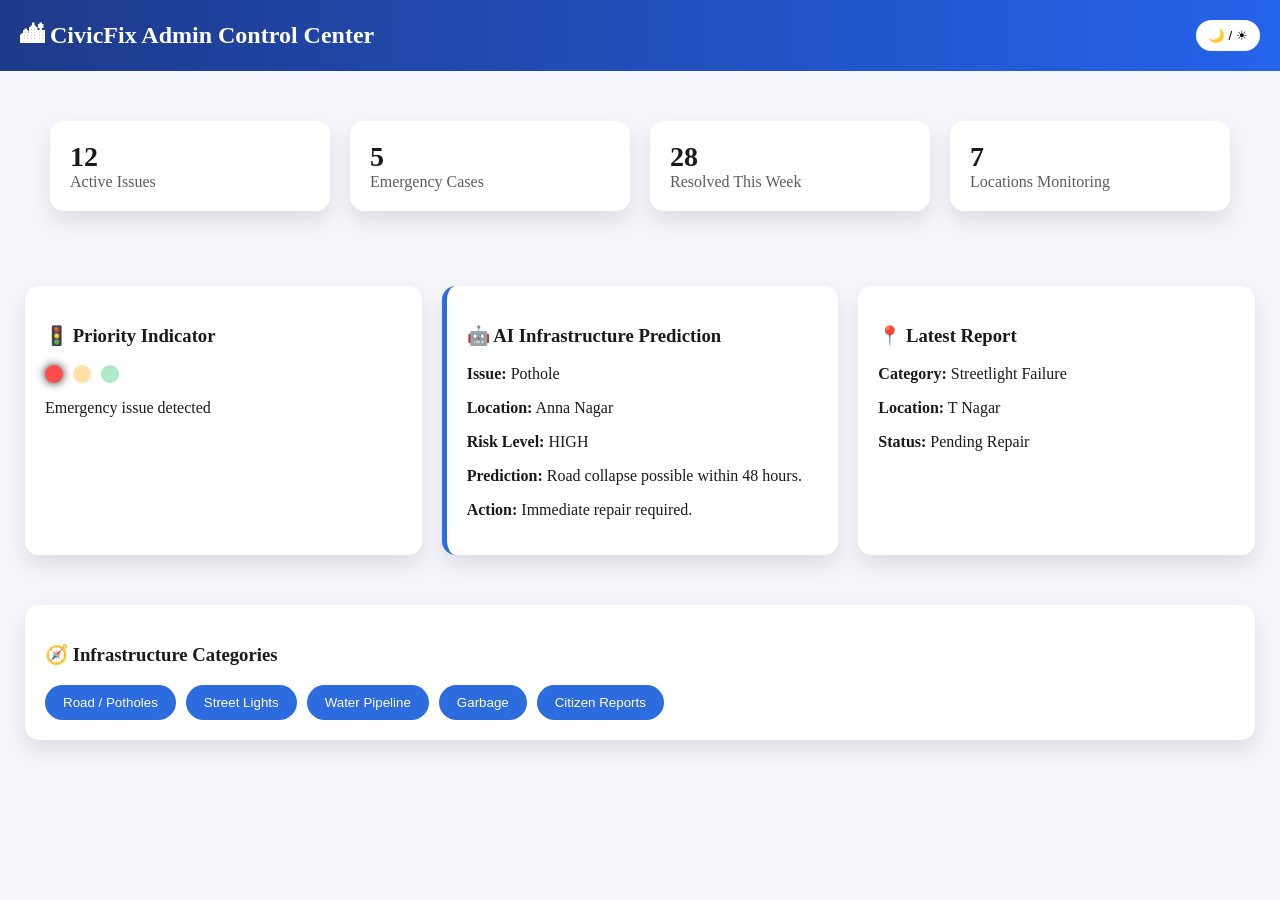
<file: index.html>
<!DOCTYPE html>
<html lang="en">
<head>
<meta charset="UTF-8">
<title>CivicFix Smart Infrastructure Dashboard</title>
<meta name="viewport" content="width=device-width, initial-scale=1.0">

<style>

:root{
--bg:#f4f6fb;
--card:#ffffff;
--text:#1a1a1a;
--primary:#2d6cdf;
--danger:#ff4d4d;
--warning:#ffb020;
--success:#2ecc71;
}

body.dark{
--bg:#0f172a;
--card:#1e293b;
--text:#e5e7eb;
}

body{
margin:0;
font-family:Segoe UI;
background:var(--bg);
color:var(--text);
transition:0.3s;
}

/* HEADER */

header{
background:linear-gradient(90deg,#1e3a8a,#2563eb);
color:white;
padding:20px;
display:flex;
justify-content:space-between;
align-items:center;
}

header h1{
margin:0;
font-size:24px;
}

.theme-toggle{
background:white;
border:none;
padding:8px 12px;
border-radius:20px;
cursor:pointer;
}

/* GRID */

.container{
padding:25px;
display:grid;
grid-template-columns:repeat(auto-fit,minmax(250px,1fr));
gap:20px;
}

/* CARDS */

.card{
background:var(--card);
border-radius:14px;
padding:20px;
box-shadow:0 10px 20px rgba(0,0,0,0.1);
transition:0.3s;
}

.card:hover{
transform:translateY(-5px);
}

/* STAT CARDS */

.stat{
font-size:28px;
font-weight:bold;
}

.label{
opacity:0.7;
}

/* TRAFFIC LIGHTS */

.lights{
display:flex;
gap:10px;
margin-top:10px;
}

.light{
width:18px;
height:18px;
border-radius:50%;
opacity:0.4;
}

.red{background:#ff4d4d}
.yellow{background:#ffb020}
.green{background:#2ecc71}

.active{
opacity:1;
box-shadow:0 0 10px currentColor;
}

/* ALERT */

.alert{
background:#bb0909;
color:white;
padding:12px;
border-radius:10px;
margin-bottom:20px;
display:none;
animation:blink 1s infinite alternate;
}

@keyframes blink{
from{opacity:0.6}
to{opacity:1}
}

/* CATEGORY BUTTONS */

.categories{
display:flex;
flex-wrap:wrap;
gap:10px;
margin-top:15px;
}

.cat-btn{
padding:10px 18px;
border:none;
border-radius:20px;
background:var(--primary);
color:white;
cursor:pointer;
}

.cat-btn:hover{
opacity:0.9;
}

/* AI PANEL */

.ai-box{
border-left:5px solid var(--primary);
}


</style>
</head>

<body>

<header>

<h1>🏙 CivicFix Admin Control Center</h1>

<button class="theme-toggle" onclick="toggleTheme()">🌙 / ☀</button>

</header>

<div style="padding:25px">

<div class="alert" id="alertBox">
🚨 New Pothole Reported in Anna Nagar – Priority HIGH
</div>

<div class="container">

<div class="card">
<div class="stat">12</div>
<div class="label">Active Issues</div>
</div>

<div class="card">
<div class="stat">5</div>
<div class="label">Emergency Cases</div>
</div>

<div class="card">
<div class="stat">28</div>
<div class="label">Resolved This Week</div>
</div>

<div class="card">
<div class="stat">7</div>
<div class="label">Locations Monitoring</div>
</div>

</div>

</div>

<div class="container">

<div class="card">

<h3>🚦 Priority Indicator</h3>

<div class="lights">

<div class="light red active"></div>
<div class="light yellow"></div>
<div class="light green"></div>

</div>

<p>Emergency issue detected</p>

</div>

<div class="card ai-box">

<h3>🤖 AI Infrastructure Prediction</h3>

<p><b>Issue:</b> Pothole</p>
<p><b>Location:</b> Anna Nagar</p>
<p><b>Risk Level:</b> HIGH</p>
<p><b>Prediction:</b> Road collapse possible within 48 hours.</p>
<p><b>Action:</b> Immediate repair required.</p>

</div>

<div class="card">

<h3>📍 Latest Report</h3>

<p><b>Category:</b> Streetlight Failure</p>
<p><b>Location:</b> T Nagar</p>
<p><b>Status:</b> Pending Repair</p>

</div>

</div>

<div style="padding:25px">

<div class="card">

<h3>🧭 Infrastructure Categories</h3>

<div class="categories">

<button class="cat-btn" onclick="nav('potholes.html')">Road / Potholes</button>

<button class="cat-btn" onclick="nav('streetlights.html')">Street Lights</button>

<button class="cat-btn" onclick="nav('water.html')">Water Pipeline</button>

<button class="cat-btn" onclick="nav('garbage.html')">Garbage</button>

<button class="cat-btn" onclick="nav('photos.html')">Citizen Reports</button>

</div>

</div>

</div>

<script src="admin.js"></script>

<script>

/* LOAD SAVED THEME */

window.onload = function(){

let savedTheme = localStorage.getItem("theme")

if(savedTheme === "dark"){
document.body.classList.add("dark")
}

}

/* TOGGLE THEME */

function toggleTheme(){

document.body.classList.toggle("dark")

if(document.body.classList.contains("dark")){
localStorage.setItem("theme","dark")
}else{
localStorage.setItem("theme","light")
}

}

/* PAGE NAVIGATION */

function nav(page){
window.location.href = page;
}

/* SIMULATED ALERT */

setTimeout(()=>{
document.getElementById("alertBox").style.display="block";
},2000);

</script>

</body>
</html>
</file>
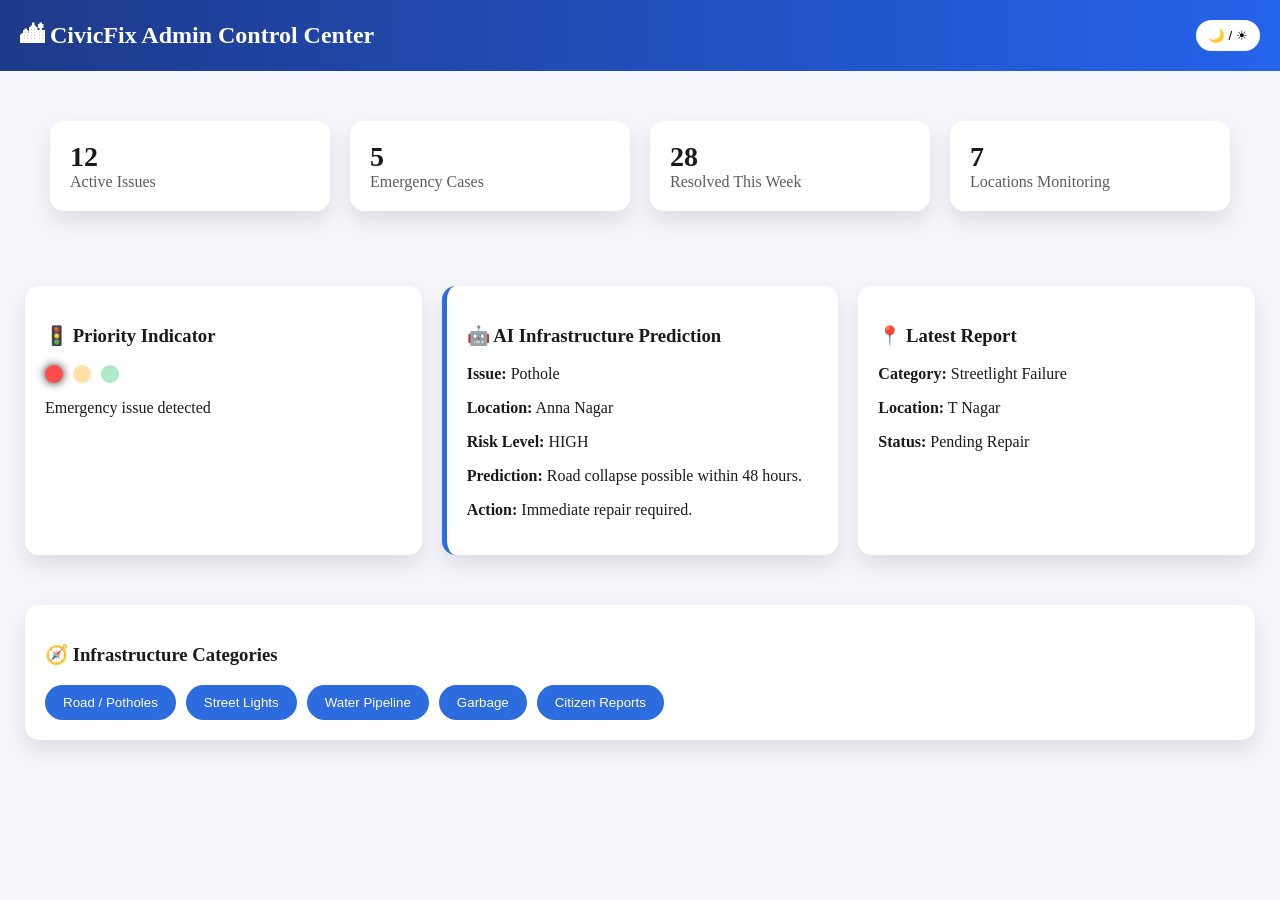
<file: admin.html>
<!DOCTYPE html>
<html lang="en">
<head>
<meta charset="UTF-8">
<title>CivicFix Smart Infrastructure Dashboard</title>
<meta name="viewport" content="width=device-width, initial-scale=1.0">

<style>

:root{
--bg:#f4f6fb;
--card:#ffffff;
--text:#1a1a1a;
--primary:#2d6cdf;
--danger:#ff4d4d;
--warning:#ffb020;
--success:#2ecc71;
}

body.dark{
--bg:#0f172a;
--card:#1e293b;
--text:#e5e7eb;
}

body{
margin:0;
font-family:Segoe UI;
background:var(--bg);
color:var(--text);
transition:0.3s;
}

/* HEADER */

header{
background:linear-gradient(90deg,#1e3a8a,#2563eb);
color:white;
padding:20px;
display:flex;
justify-content:space-between;
align-items:center;
}

header h1{
margin:0;
font-size:24px;
}

.theme-toggle{
background:white;
border:none;
padding:8px 12px;
border-radius:20px;
cursor:pointer;
}

/* GRID */

.container{
padding:25px;
display:grid;
grid-template-columns:repeat(auto-fit,minmax(250px,1fr));
gap:20px;
}

/* CARDS */

.card{
background:var(--card);
border-radius:14px;
padding:20px;
box-shadow:0 10px 20px rgba(0,0,0,0.1);
transition:0.3s;
}

.card:hover{
transform:translateY(-5px);
}

/* STAT CARDS */

.stat{
font-size:28px;
font-weight:bold;
}

.label{
opacity:0.7;
}

/* TRAFFIC LIGHTS */

.lights{
display:flex;
gap:10px;
margin-top:10px;
}

.light{
width:18px;
height:18px;
border-radius:50%;
opacity:0.4;
}

.red{background:#ff4d4d}
.yellow{background:#ffb020}
.green{background:#2ecc71}

.active{
opacity:1;
box-shadow:0 0 10px currentColor;
}

/* ALERT */

.alert{
background:#bb0909;
color:white;
padding:12px;
border-radius:10px;
margin-bottom:20px;
display:none;
animation:blink 1s infinite alternate;
}

@keyframes blink{
from{opacity:0.6}
to{opacity:1}
}

/* CATEGORY BUTTONS */

.categories{
display:flex;
flex-wrap:wrap;
gap:10px;
margin-top:15px;
}

.cat-btn{
padding:10px 18px;
border:none;
border-radius:20px;
background:var(--primary);
color:white;
cursor:pointer;
}

.cat-btn:hover{
opacity:0.9;
}

/* AI PANEL */

.ai-box{
border-left:5px solid var(--primary);
}

</style>
</head>

<body>

<header>

<h1>🏙 CivicFix Admin Control Center</h1>

<button class="theme-toggle" onclick="toggleTheme()">🌙 / ☀</button>

</header>

<div style="padding:25px">

<div class="alert" id="alertBox">
🚨 New Pothole Reported in Anna Nagar – Priority HIGH
</div>

<div class="container">

<div class="card">
<div class="stat">12</div>
<div class="label">Active Issues</div>
</div>

<div class="card">
<div class="stat">5</div>
<div class="label">Emergency Cases</div>
</div>

<div class="card">
<div class="stat">28</div>
<div class="label">Resolved This Week</div>
</div>

<div class="card">
<div class="stat">7</div>
<div class="label">Locations Monitoring</div>
</div>

</div>

</div>

<div class="container">

<div class="card">

<h3>🚦 Priority Indicator</h3>

<div class="lights">

<div class="light red active"></div>
<div class="light yellow"></div>
<div class="light green"></div>

</div>

<p>Emergency issue detected</p>

</div>

<div class="card ai-box">

<h3>🤖 AI Infrastructure Prediction</h3>

<p><b>Issue:</b> Pothole</p>
<p><b>Location:</b> Anna Nagar</p>
<p><b>Risk Level:</b> HIGH</p>
<p><b>Prediction:</b> Road collapse possible within 48 hours.</p>
<p><b>Action:</b> Immediate repair required.</p>

</div>

<div class="card">

<h3>📍 Latest Report</h3>

<p><b>Category:</b> Streetlight Failure</p>
<p><b>Location:</b> T Nagar</p>
<p><b>Status:</b> Pending Repair</p>

</div>

</div>

<div style="padding:25px">

<div class="card">

<h3>🧭 Infrastructure Categories</h3>

<div class="categories">

<button class="cat-btn" onclick="nav('potholes.html')">Road / Potholes</button>

<button class="cat-btn" onclick="nav('streetlights.html')">Street Lights</button>

<button class="cat-btn" onclick="nav('water.html')">Water Pipeline</button>

<button class="cat-btn" onclick="nav('garbage.html')">Garbage</button>

<button class="cat-btn" onclick="nav('photos.html')">Citizen Reports</button>

</div>

</div>

</div>

<script src="admin.js"></script>

<script>

/* LOAD SAVED THEME */

window.onload = function(){

let savedTheme = localStorage.getItem("theme")

if(savedTheme === "dark"){
document.body.classList.add("dark")
}

}

/* TOGGLE THEME */

function toggleTheme(){

document.body.classList.toggle("dark")

if(document.body.classList.contains("dark")){
localStorage.setItem("theme","dark")
}else{
localStorage.setItem("theme","light")
}

}

/* PAGE NAVIGATION */

function nav(page){
window.location.href = page;
}

/* SIMULATED ALERT */

setTimeout(()=>{
document.getElementById("alertBox").style.display="block";
},2000);

</script>

</body>
</html>
</file>
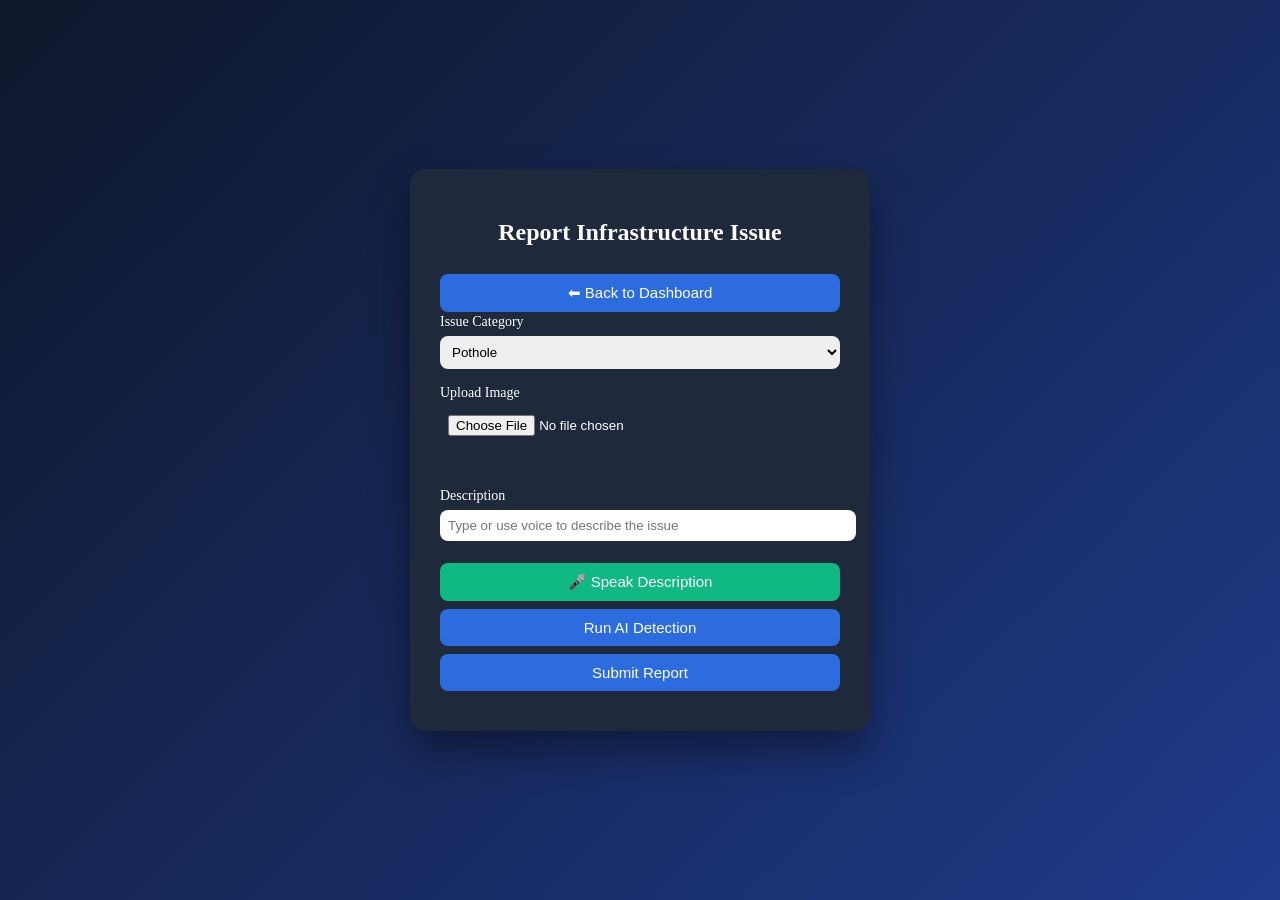
<file: photos.html>
<!DOCTYPE html>
<html>
<head>

<title>CivicFix Citizen Reporting</title>

<meta name="viewport" content="width=device-width, initial-scale=1">

<style>

body{
font-family:Segoe UI;
margin:0;
background:linear-gradient(135deg,#0f172a,#1e3a8a);
color:white;
display:flex;
justify-content:center;
align-items:center;
height:100vh;
}

.container{
background:#1e293b;
padding:30px;
border-radius:16px;
width:400px;
box-shadow:0 20px 40px rgba(0,0,0,0.4);
}

h2{
text-align:center;
margin-bottom:20px;
}

label{
font-size:14px;
}

input,select{
width:100%;
padding:8px;
margin-top:6px;
margin-bottom:14px;
border-radius:8px;
border:none;
}

button{
width:100%;
padding:10px;
border:none;
border-radius:8px;
background:#2d6cdf;
color:white;
font-size:15px;
cursor:pointer;
margin-top:8px;
}

.voiceBtn{
background:#10b981;
}

.preview{
margin-top:10px;
text-align:center;
}

.preview img{
max-width:100%;
border-radius:10px;
}

.result{
margin-top:15px;
padding:10px;
border-radius:10px;
background:#0f172a;
}

.high{color:#ff4d4d}
.medium{color:#ffb020}
.low{color:#2ecc71}

.location{
font-size:13px;
margin-top:10px;
opacity:0.8;
}

</style>

</head>

<body>
    
<div class="container">

<h2>Report Infrastructure Issue</h2>

<button onclick="goBack()">⬅ Back to Dashboard</button>

<label>Issue Category</label>
<select id="category">
<option>Pothole</option>
<option>Streetlight</option>
<option>Water Leakage</option>
<option>Garbage Overflow</option>
</select>

<label>Upload Image</label>
<input type="file" id="imageUpload">

<div class="preview">
<img id="previewImg">
</div>

<label>Description</label>
<input type="text" id="desc" placeholder="Type or use voice to describe the issue">

<button class="voiceBtn" onclick="startVoice()">🎤 Speak Description</button>

<button onclick="detectAI()">Run AI Detection</button>

<div id="aiResult" class="result" style="display:none"></div>

<button onclick="submitReport()">Submit Report</button>

<div id="locationText" class="location"></div>

</div>


<script>

let priority="LOW"
let confidence=0

// IMAGE PREVIEW
document.getElementById("imageUpload").addEventListener("change",function(e){

let reader=new FileReader()

reader.onload=function(){
document.getElementById("previewImg").src=reader.result
}

reader.readAsDataURL(e.target.files[0])

})


// AI DETECTION SIMULATION
function detectAI(){

let category=document.getElementById("category").value

confidence=(Math.random()*20+80).toFixed(2)

if(category==="Pothole") priority="HIGH"
else if(category==="Water Leakage") priority="HIGH"
else if(category==="Streetlight") priority="MEDIUM"
else priority="LOW"

let colorClass="low"

if(priority==="HIGH") colorClass="high"
if(priority==="MEDIUM") colorClass="medium"

document.getElementById("aiResult").style.display="block"

document.getElementById("aiResult").innerHTML=

`AI Detection Result <br><br>

Issue: ${category} <br>

Priority: <span class="${colorClass}">${priority}</span> <br>

AI Confidence: ${confidence}%`

}


// LOCATION + SAVE REPORT
function submitReport(){

navigator.geolocation.getCurrentPosition(function(pos){

let report={

category:document.getElementById("category").value,

desc:document.getElementById("desc").value,

priority:priority,

confidence:confidence,

lat:pos.coords.latitude,

lng:pos.coords.longitude,

status:"Pending"

}

let reports=JSON.parse(localStorage.getItem("reports")||"[]")

reports.push(report)

localStorage.setItem("reports",JSON.stringify(reports))

// SHOW USER LOCATION
let lat=pos.coords.latitude
let lng=pos.coords.longitude

document.getElementById("locationText").innerHTML=
"Your Location: Latitude "+lat.toFixed(3)+" , Longitude "+lng.toFixed(3)

alert("Report Submitted Successfully!")

// RESET FORM
document.getElementById("category").value="Pothole"
document.getElementById("desc").value=""
document.getElementById("imageUpload").value=""
document.getElementById("previewImg").src=""
document.getElementById("aiResult").style.display="none"

priority="LOW"
confidence=0

})

}


// BACK BUTTON
function goBack(){
window.location.href="admin.html"
}


// VOICE INPUT
function startVoice() {

const recognition = new (window.SpeechRecognition || window.webkitSpeechRecognition)()

recognition.lang = "en-IN"

recognition.start()

recognition.onresult = function(event) {

const speechText = event.results[0][0].transcript

document.getElementById("desc").value = speechText

}

recognition.onerror = function(){
alert("Voice recognition error. Please try again.")
}

}

</script>

</body>
</html>
</file>
